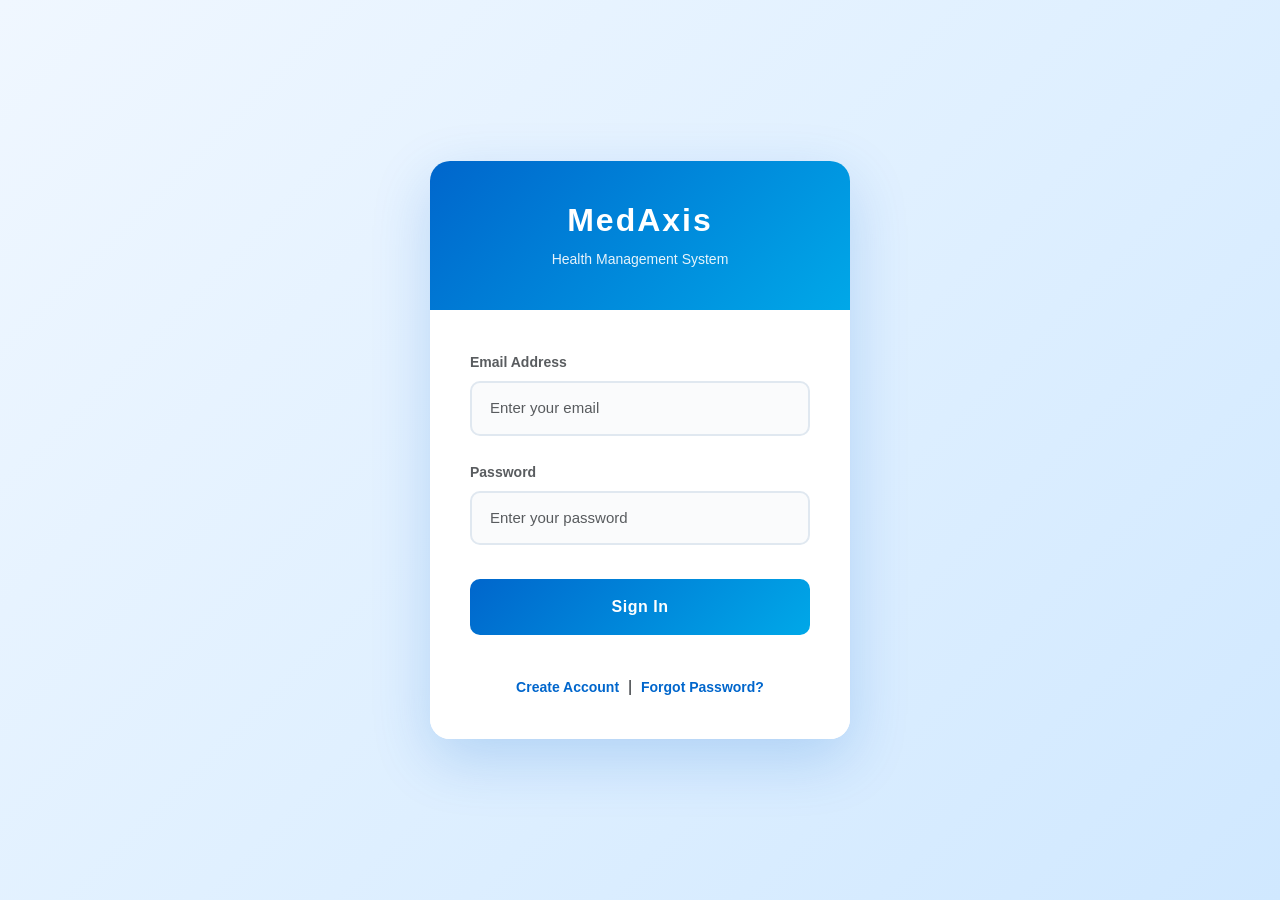
<file: index.html>
<!DOCTYPE html>
<html>
<head>
<title>MedAxis Health Manager</title>
<link href="https://cdn.jsdelivr.net/npm/bootstrap@5.3.2/dist/css/bootstrap.min.css" rel="stylesheet">
<style>
:root {
    --primary: #0066cc;
    --primary-dark: #004d99;
    --secondary: #00a8e8;
    --accent: #00d4aa;
    --bg-light: #f0f7ff;
    --card-light: #ffffff;
}

body{
    background: linear-gradient(135deg, var(--bg-light) 0%, #e0f0ff 50%, #d0e8ff 100%);
    height: 100vh;
    display: flex;
    align-items: center;
    justify-content: center;
    font-family: 'Segoe UI', Tahoma, Geneva, Verdana, sans-serif;
}

.login-card{
    width: 420px;
    border-radius: 20px;
    box-shadow: 0 20px 60px rgba(0,102,204,0.2);
    border: none;
    background: var(--card-light);
    overflow: hidden;
}

.login-header{
    background: linear-gradient(135deg, var(--primary), var(--secondary));
    padding: 40px 20px;
    text-align: center;
    color: white;
}

.login-header h2{
    margin: 0;
    font-weight: 700;
    letter-spacing: 2px;
    font-size: 32px;
}

.login-header p{
    margin: 10px 0 0;
    opacity: 0.9;
    font-size: 14px;
}

.login-body{
    padding: 40px;
    background: var(--card-light);
}

.form-control{
    border-radius: 10px;
    border: 2px solid #e0e8f0;
    padding: 14px 18px;
    font-size: 15px;
    background: #fafbfc;
    transition: all 0.3s;
}

.form-control:focus{
    border-color: var(--primary);
    box-shadow: 0 0 0 0.2rem rgba(0,102,204,0.15);
    background: white;
}

.form-label{
    color: #5a6a7a;
    font-weight: 600;
    font-size: 14px;
    margin-bottom: 8px;
}

.btn-login{
    background: linear-gradient(135deg, var(--primary), var(--secondary));
    border: none;
    border-radius: 10px;
    padding: 16px;
    font-weight: 600;
    font-size: 16px;
    letter-spacing: 0.5px;
    margin-top: 10px;
}

.btn-login:hover{
    background: linear-gradient(135deg, var(--primary-dark), var(--primary));
    transform: translateY(-2px);
    box-shadow: 0 8px 25px rgba(0,102,204,0.3);
}

.login-footer{
    text-align: center;
    padding: 0 40px 40px;
    background: var(--card-light);
}

.login-footer a{
    color: var(--primary);
    text-decoration: none;
    font-weight: 600;
    font-size: 14px;
}

.login-footer a:hover{
    color: var(--primary-dark);
    text-decoration: underline;
}
</style>
</head>

<body>

<div class="card login-card">
<div class="login-header">
<h2>MedAxis</h2>
<p>Health Management System</p>
</div>

<div class="login-body">
<form action="LoginServlet" method="post">
<div class="mb-4">
<label class="form-label fw-semibold text-muted">Email Address</label>
<input name="email" class="form-control" placeholder="Enter your email" required>
</div>

<div class="mb-4">
<label class="form-label fw-semibold text-muted">Password</label>
<input type="password" name="password" class="form-control" placeholder="Enter your password" required>
</div>

<button class="btn btn-login w-100 text-white">Sign In</button>
</form>
</div>

<div class="login-footer">
<a href="register.html">Create Account</a> &nbsp;|&nbsp; <a href="forgot.html">Forgot Password?</a>
</div>
</div>

</body>
</html>
</file>
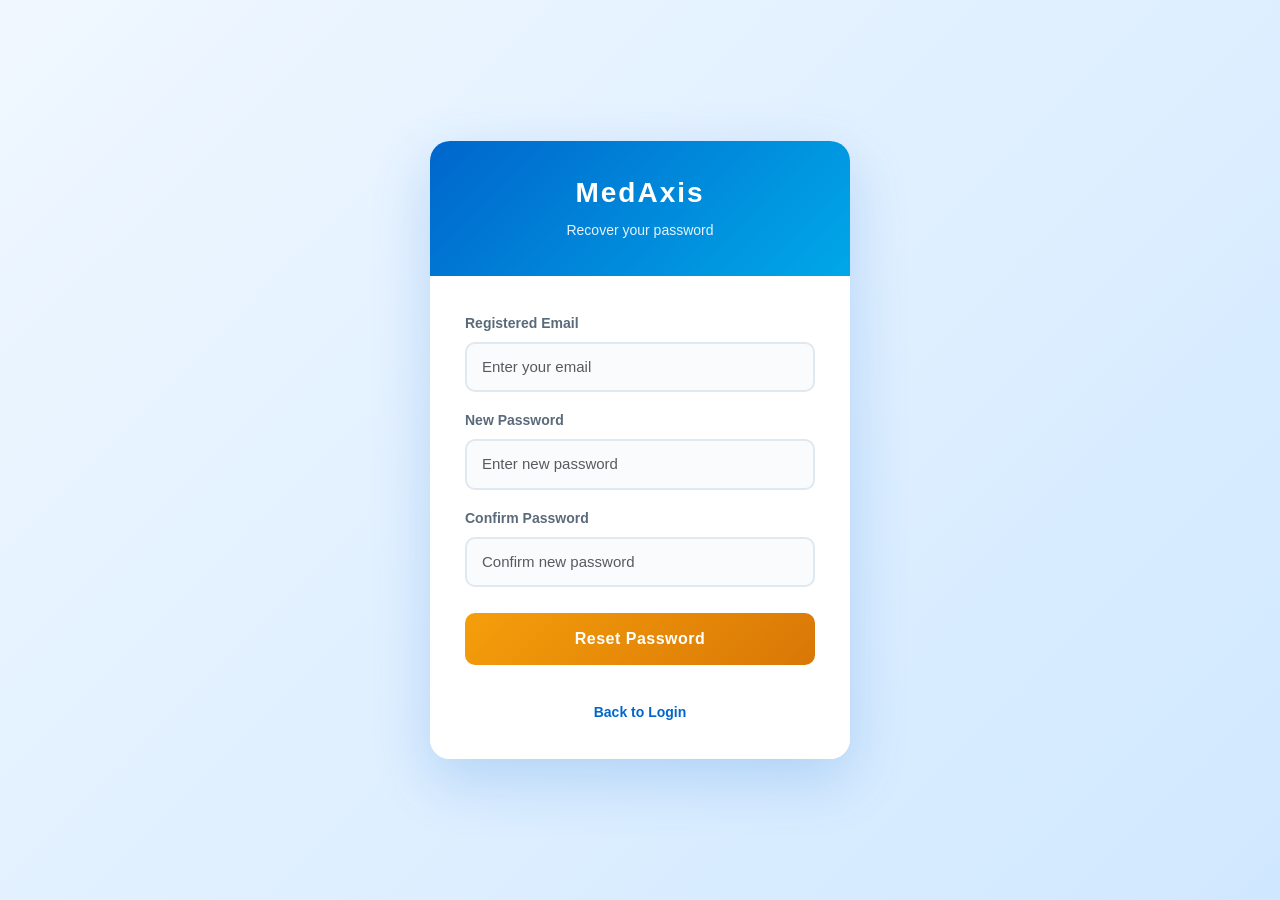
<file: forgot.html>
<!DOCTYPE html>
<html>
<head>
<title>Forgot Password - MedAxis</title>

<meta name="viewport" content="width=device-width, initial-scale=1">

<link href="https://cdn.jsdelivr.net/npm/bootstrap@5.3.2/dist/css/bootstrap.min.css" rel="stylesheet">

<style>
:root {
    --primary: #0066cc;
    --primary-dark: #004d99;
    --secondary: #00a8e8;
    --accent: #00d4aa;
    --bg-light: #f0f7ff;
    --card-light: #ffffff;
}

body{
    background: linear-gradient(135deg, var(--bg-light) 0%, #e0f0ff 50%, #d0e8ff 100%);
    height: 100vh;
    display: flex;
    align-items: center;
    justify-content: center;
    font-family: 'Segoe UI', Tahoma, Geneva, Verdana, sans-serif;
}

.forgot-card{
    width: 420px;
    border-radius: 20px;
    box-shadow: 0 20px 60px rgba(0,102,204,0.2);
    border: none;
    background: var(--card-light);
    overflow: hidden;
}

.forgot-header{
    background: linear-gradient(135deg, var(--primary), var(--secondary));
    padding: 35px 20px;
    text-align: center;
    color: white;
}

.forgot-header h2{
    margin: 0;
    font-weight: 700;
    letter-spacing: 2px;
    font-size: 28px;
}

.forgot-header p{
    margin: 10px 0 0;
    opacity: 0.9;
    font-size: 14px;
}

.forgot-body{
    padding: 35px;
    background: var(--card-light);
}

.form-control{
    border-radius: 10px;
    border: 2px solid #e0e8f0;
    padding: 12px 15px;
    font-size: 15px;
    background: #fafbfc;
    transition: all 0.3s;
}

.form-control:focus{
    border-color: var(--primary);
    box-shadow: 0 0 0 0.2rem rgba(0,102,204,0.15);
    background: white;
}

.form-label{
    color: #5a6a7a;
    font-weight: 600;
    font-size: 14px;
    margin-bottom: 8px;
}

.btn-reset{
    background: linear-gradient(135deg, #f59e0b, #d97706);
    border: none;
    border-radius: 10px;
    padding: 14px;
    font-weight: 600;
    font-size: 16px;
    letter-spacing: 0.5px;
    margin-top: 10px;
    color: white;
}

.btn-reset:hover{
    background: linear-gradient(135deg, #d97706, #b45309);
    transform: translateY(-2px);
    box-shadow: 0 8px 25px rgba(245,158,11,0.3);
}

.forgot-footer{
    text-align: center;
    padding: 0 35px 35px;
    background: var(--card-light);
}

.forgot-footer a{
    color: var(--primary);
    text-decoration: none;
    font-weight: 600;
    font-size: 14px;
}

.forgot-footer a:hover{
    color: var(--primary-dark);
    text-decoration: underline;
}
</style>
</head>

<body>

<div class="card forgot-card">
<div class="forgot-header">
<h2>MedAxis</h2>
<p>Recover your password</p>
</div>

<div class="forgot-body">
<form action="ForgotServlet" method="post">

<div class="mb-3">
<label class="form-label">Registered Email</label>
<input type="email" name="email" class="form-control" placeholder="Enter your email" required>
</div>

<div class="mb-3">
<label class="form-label">New Password</label>
<input type="password" name="newpassword" class="form-control" placeholder="Enter new password" required>
</div>

<div class="mb-3">
<label class="form-label">Confirm Password</label>
<input type="password" name="confirmpassword" class="form-control" placeholder="Confirm new password" required>
</div>

<button class="btn btn-reset w-100">Reset Password</button>

</form>
</div>

<div class="forgot-footer">
<a href="index.html">Back to Login</a>
</div>

</div>

</body>
</html>
</file>
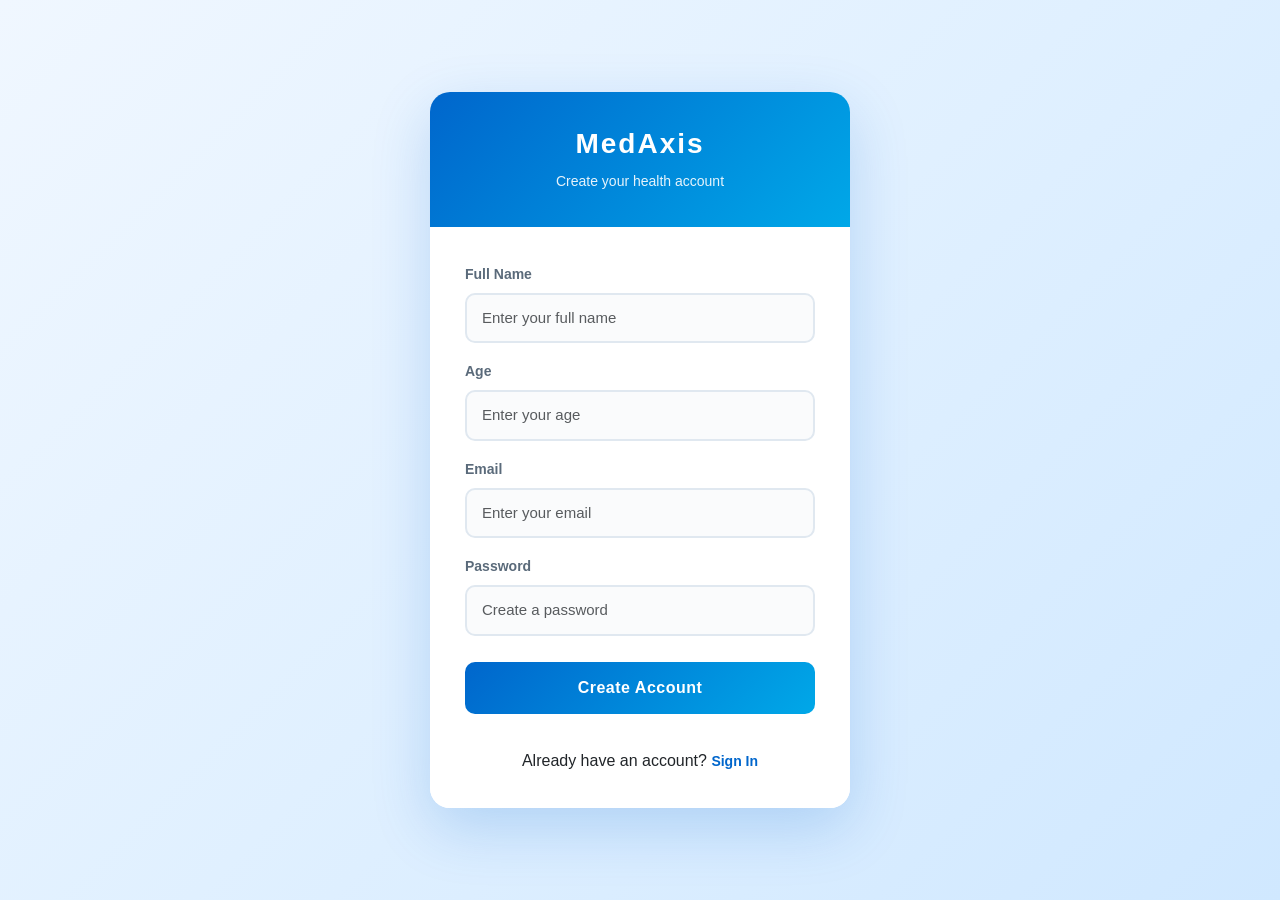
<file: register.html>
<!DOCTYPE html>
<html>
<head>
<title>Register - MedAxis</title>

<meta name="viewport" content="width=device-width, initial-scale=1">

<link href="https://cdn.jsdelivr.net/npm/bootstrap@5.3.2/dist/css/bootstrap.min.css" rel="stylesheet">

<style>
:root {
    --primary: #0066cc;
    --primary-dark: #004d99;
    --secondary: #00a8e8;
    --accent: #00d4aa;
    --bg-light: #f0f7ff;
    --card-light: #ffffff;
}

body{
    background: linear-gradient(135deg, var(--bg-light) 0%, #e0f0ff 50%, #d0e8ff 100%);
    height: 100vh;
    display: flex;
    align-items: center;
    justify-content: center;
    font-family: 'Segoe UI', Tahoma, Geneva, Verdana, sans-serif;
}

.register-card{
    width: 420px;
    border-radius: 20px;
    box-shadow: 0 20px 60px rgba(0,102,204,0.2);
    border: none;
    background: var(--card-light);
    overflow: hidden;
}

.register-header{
    background: linear-gradient(135deg, var(--primary), var(--secondary));
    padding: 35px 20px;
    text-align: center;
    color: white;
}

.register-header h2{
    margin: 0;
    font-weight: 700;
    letter-spacing: 2px;
    font-size: 28px;
}

.register-header p{
    margin: 10px 0 0;
    opacity: 0.9;
    font-size: 14px;
}

.register-body{
    padding: 35px;
    background: var(--card-light);
}

.form-control{
    border-radius: 10px;
    border: 2px solid #e0e8f0;
    padding: 12px 15px;
    font-size: 15px;
    background: #fafbfc;
    transition: all 0.3s;
}

.form-control:focus{
    border-color: var(--primary);
    box-shadow: 0 0 0 0.2rem rgba(0,102,204,0.15);
    background: white;
}

.form-label{
    color: #5a6a7a;
    font-weight: 600;
    font-size: 14px;
    margin-bottom: 8px;
}

.btn-register{
    background: linear-gradient(135deg, var(--primary), var(--secondary));
    border: none;
    border-radius: 10px;
    padding: 14px;
    font-weight: 600;
    font-size: 16px;
    letter-spacing: 0.5px;
    margin-top: 10px;
}

.btn-register:hover{
    background: linear-gradient(135deg, var(--primary-dark), var(--primary));
    transform: translateY(-2px);
    box-shadow: 0 8px 25px rgba(0,102,204,0.3);
}

.register-footer{
    text-align: center;
    padding: 0 35px 35px;
    background: var(--card-light);
}

.register-footer a{
    color: var(--primary);
    text-decoration: none;
    font-weight: 600;
    font-size: 14px;
}

.register-footer a:hover{
    color: var(--primary-dark);
    text-decoration: underline;
}
</style>
</head>

<body>

<div class="card register-card">
<div class="register-header">
<h2>MedAxis</h2>
<p>Create your health account</p>
</div>

<div class="register-body">
<form action="RegisterServlet" method="post">

<div class="mb-3">
<label class="form-label">Full Name</label>
<input type="text" name="name" class="form-control" placeholder="Enter your full name" required>
</div>

<div class="mb-3">
<label class="form-label">Age</label>
<input type="number" name="age" class="form-control" placeholder="Enter your age" required>
</div>

<div class="mb-3">
<label class="form-label">Email</label>
<input type="email" name="email" class="form-control" placeholder="Enter your email" required>
</div>

<div class="mb-3">
<label class="form-label">Password</label>
<input type="password" name="password" class="form-control" placeholder="Create a password" required>
</div>

<button class="btn btn-register w-100 text-white">Create Account</button>

</form>
</div>

<div class="register-footer">
Already have an account? <a href="index.html">Sign In</a>
</div>

</div>

</body>
</html>
</file>
